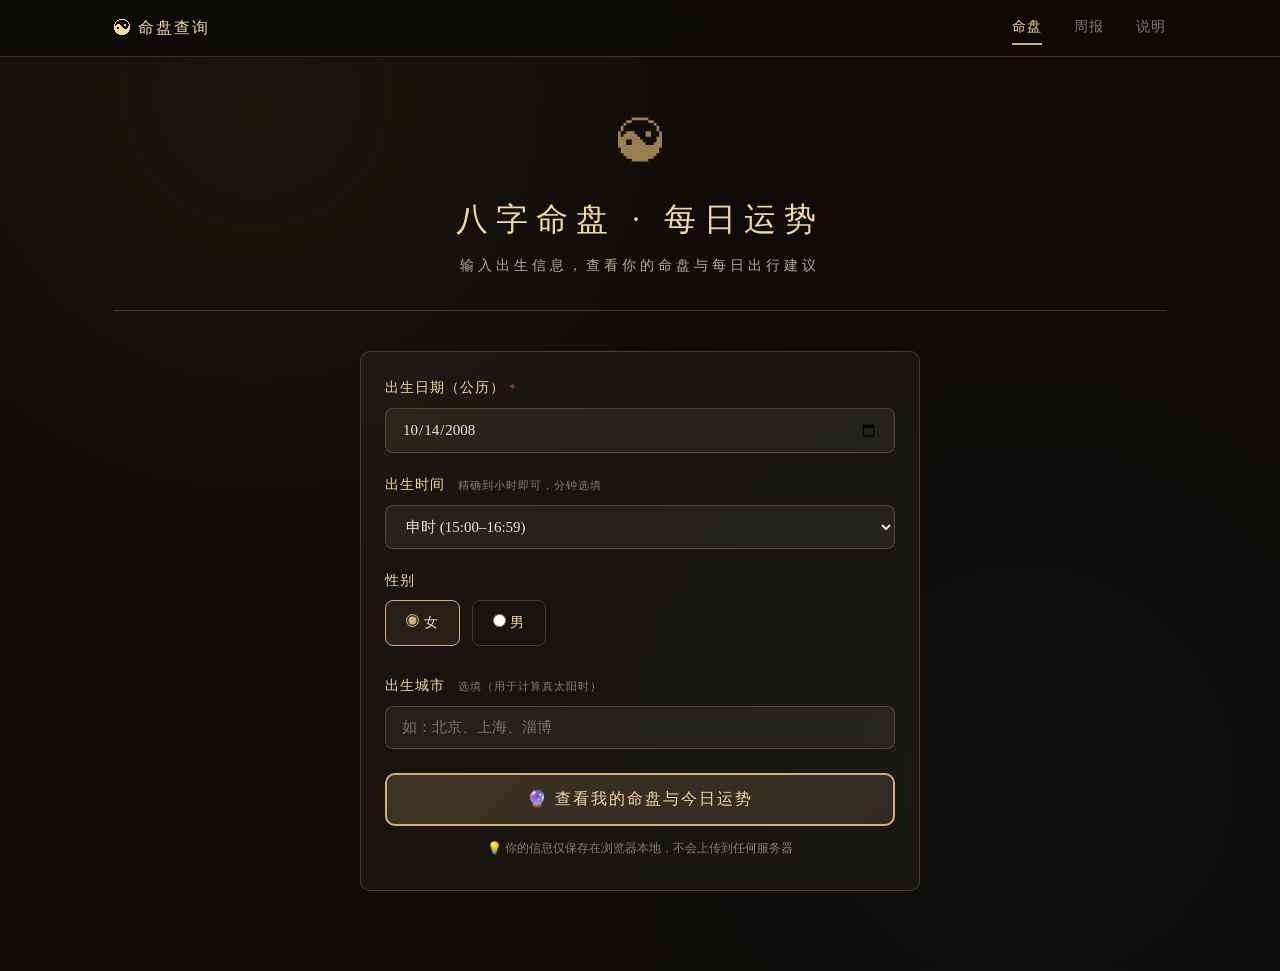
<file: index.html>
<!DOCTYPE html>
<html lang="zh-CN">
<head>
<meta charset="UTF-8" />
<meta name="viewport" content="width=device-width, initial-scale=1.0" />
<title>八字命盘 · 每日运势</title>
<link rel="stylesheet" href="style.css" />
</head>
<body>

<nav class="top-nav">
  <div class="nav-inner">
    <a href="index.html" class="nav-brand">☯ 命盘查询</a>
    <div class="nav-links">
      <a href="index.html" class="active">命盘</a>
      <a href="#" onclick="showSection('weekly')">周报</a>
      <a href="#" onclick="showSection('about')">说明</a>
    </div>
  </div>
</nav>

<div class="container">

  <!-- ============ FORM SECTION ============ -->
  <div id="section-form">
    <div class="header">
      <h1>八字命盘 · 每日运势</h1>
      <div class="subtitle">输入出生信息，查看你的命盘与每日出行建议</div>
    </div>

    <div class="card" style="max-width:560px;margin:0 auto;">
      <form id="birth-form" onsubmit="handleSubmit(event)">
        <div class="form-group">
          <label>出生日期（公历） <span class="required">*</span></label>
          <input type="date" id="birth-date" required value="2008-10-14" />
        </div>
        <div class="form-group">
          <label>出生时间 <span class="optional">精确到小时即可，分钟选填</span></label>
          <div style="display:flex;gap:8px;">
            <select id="birth-hour" style="flex:1;">
              <option value="0">子时 (23:00–00:59)</option>
              <option value="1">丑时 (01:00–02:59)</option>
              <option value="2">丑时 (01:00–02:59)</option>
              <option value="3">寅时 (03:00–04:59)</option>
              <option value="4">寅时 (03:00–04:59)</option>
              <option value="5">卯时 (05:00–06:59)</option>
              <option value="6">卯时 (05:00–06:59)</option>
              <option value="7">辰时 (07:00–08:59)</option>
              <option value="8">辰时 (07:00–08:59)</option>
              <option value="9">巳时 (09:00–10:59)</option>
              <option value="10">巳时 (09:00–10:59)</option>
              <option value="11">午时 (11:00–12:59)</option>
              <option value="12">午时 (11:00–12:59)</option>
              <option value="13">未时 (13:00–14:59)</option>
              <option value="14">未时 (13:00–14:59)</option>
              <option value="15">申时 (15:00–16:59)</option>
              <option value="16" selected>申时 (15:00–16:59)</option>
              <option value="17">酉时 (17:00–18:59)</option>
              <option value="18">酉时 (17:00–18:59)</option>
              <option value="19">戌时 (19:00–20:59)</option>
              <option value="20">戌时 (19:00–20:59)</option>
              <option value="21">亥时 (21:00–22:59)</option>
              <option value="22">亥时 (21:00–22:59)</option>
              <option value="23">子时 (23:00–00:59)</option>
            </select>
          </div>
        </div>
        <div class="form-group">
          <label>性别</label>
          <div style="display:flex;gap:12px;">
            <label class="radio-label"><input type="radio" name="gender" value="0" checked /> 女</label>
            <label class="radio-label"><input type="radio" name="gender" value="1" /> 男</label>
          </div>
        </div>
        <div class="form-group">
          <label>出生城市 <span class="optional">选填（用于计算真太阳时）</span></label>
          <input type="text" id="birth-place" placeholder="如：北京、上海、淄博" />
        </div>
        <button type="submit" class="btn-submit">🔮 查看我的命盘与今日运势</button>
      </form>
      <p style="text-align:center;font-size:12px;color:var(--ink-dim);margin-top:12px;">
        💡 你的信息仅保存在浏览器本地，不会上传到任何服务器
      </p>
    </div>
  </div>

  <!-- ============ BAZI RESULT SECTION ============ -->
  <div id="section-bazi" style="display:none;">
    <div class="header">
      <h1 id="bazi-title">八字命盘解析</h1>
      <div class="subtitle" id="bazi-pillars-text"></div>
      <div class="meta" id="bazi-meta"></div>
    </div>

    <div class="action-bar">
      <button class="btn-small" onclick="showSection('form')">← 重新输入</button>
      <button class="btn-small btn-accent" onclick="scrollToDaily()">📅 今日运势</button>
      <button class="btn-small" onclick="showSection('weekly')">📊 本周总览</button>
    </div>

    <!-- Four Pillars -->
    <div class="section">
      <div class="section-title">四柱排盘 <small>FOUR PILLARS</small></div>
      <div class="bazi-grid" id="bazi-grid"></div>
      <div class="elements" id="elements-grid"></div>
    </div>

    <!-- Pattern -->
    <div class="section">
      <div class="section-title">命格速览 <small>CORE PATTERN</small></div>
      <div class="card" id="pattern-card"></div>
    </div>

    <!-- Interactions -->
    <div class="section">
      <div class="section-title">刑冲合会 <small>INTERACTIONS</small></div>
      <div class="interaction-grid" id="interactions"></div>
    </div>

    <!-- Dayun -->
    <div class="section">
      <div class="section-title">大运流转 <small>DECADE FORTUNE</small></div>
      <div class="dayun-grid" id="dayun-grid"></div>
    </div>

    <!-- ============ DAILY FORTUNE ============ -->
    <div class="section" id="daily-fortune-section">
      <div class="section-title">今日运势与出行建议 <small>TODAY'S FORTUNE</small></div>
      <div id="daily-fortune-content"></div>
    </div>

    <div class="disclaimer">
      ⚠️ 以上为传统命理体系的简化解读，仅供参考。本工具为纯前端计算，不构成专业建议。
    </div>
  </div>

  <!-- ============ WEEKLY SECTION ============ -->
  <div id="section-weekly" style="display:none;">
    <div class="header">
      <h1>本周运势总览</h1>
      <div class="subtitle" id="weekly-date-range"></div>
    </div>
    <div class="action-bar">
      <button class="btn-small" onclick="showSection('bazi')">← 返回命盘</button>
    </div>
    <div id="weekly-content"></div>
    <div class="disclaimer">
      ⚠️ 以上为传统命理体系的简化解读，仅供参考。
    </div>
  </div>

  <!-- ============ ABOUT SECTION ============ -->
  <div id="section-about" style="display:none;">
    <div class="header">
      <h1>使用说明</h1>
      <div class="subtitle">ABOUT THIS TOOL</div>
    </div>
    <div class="card">
      <h3>📋 如何使用</h3>
      <p>1. 输入你的公历出生日期（年/月/日）</p>
      <p>2. 选择出生时辰（精确到小时即可，分钟可不填）</p>
      <p>3. 选择性别，可选填出生城市</p>
      <p>4. 点击"查看命盘"，即可看到你的八字四柱、五行分布、大运流转</p>
      <p>5. 向下滚动查看<strong style="color:var(--gold-bright)">今日运势与出行建议</strong></p>
      <p>6. 切换"周报"tab 查看未来7天的运势预览</p>
    </div>
    <div class="card">
      <h3>🔒 隐私说明</h3>
      <p>所有计算均在浏览器本地完成，出生信息存储在 localStorage 中，<strong style="color:var(--gold-bright)">不会上传到任何服务器</strong>。清除浏览器缓存即可删除所有数据。</p>
    </div>
    <div class="card">
      <h3>⚠️ 免责声明</h3>
      <p>本工具为传统命理体系的娱乐性参考，八字排盘通过客户端 JS 近似计算（节气日期为简化近似，不保证与专业排盘软件完全一致）。所有出行建议、运势分析仅供参考，不构成医疗、法律、财务或专业投资建议。</p>
    </div>
    <div class="disclaimer">
      ⚠️ 以上为玄学体系的传统解读与象征推演，仅供参考。命理是参考，不是定数。
    </div>
  </div>

</div>

<script src="bazi-calc.js"></script>
<script src="fortune.js"></script>
<script src="main.js"></script>
</body>
</html>
</file>
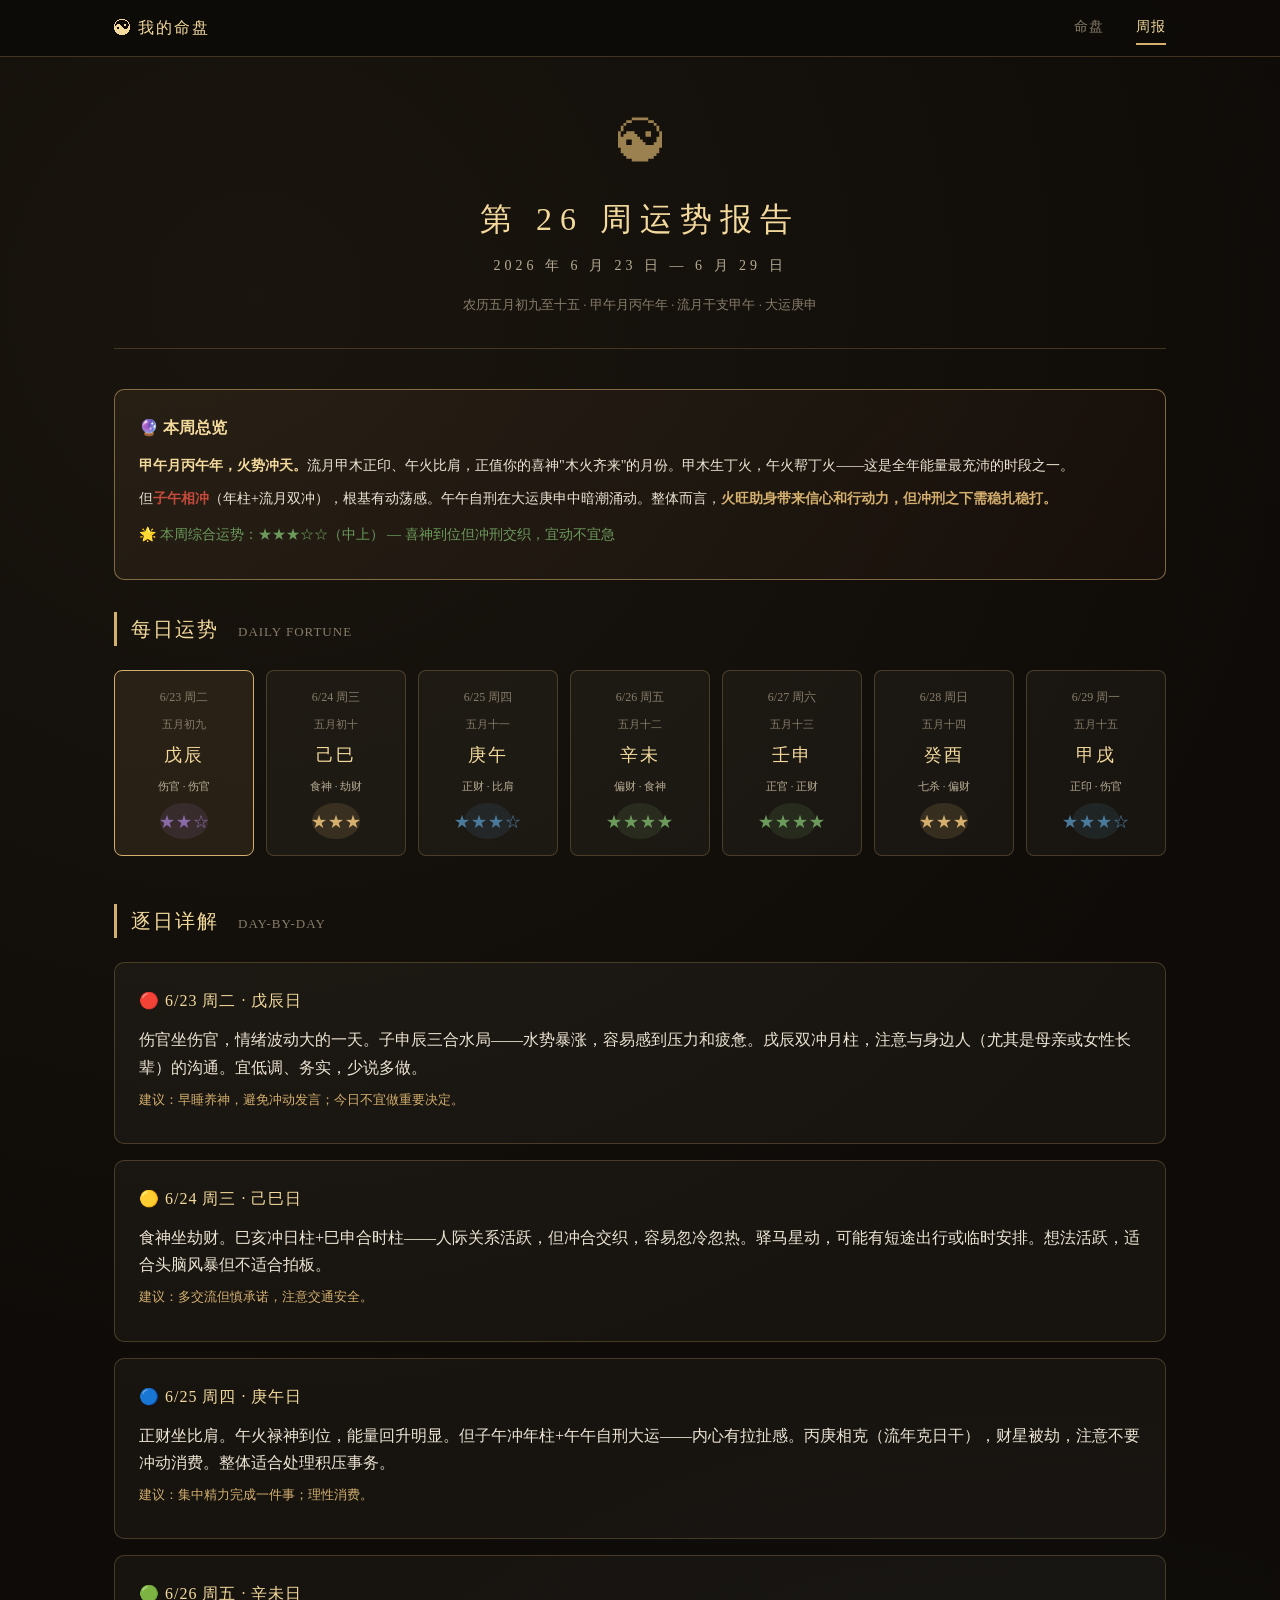
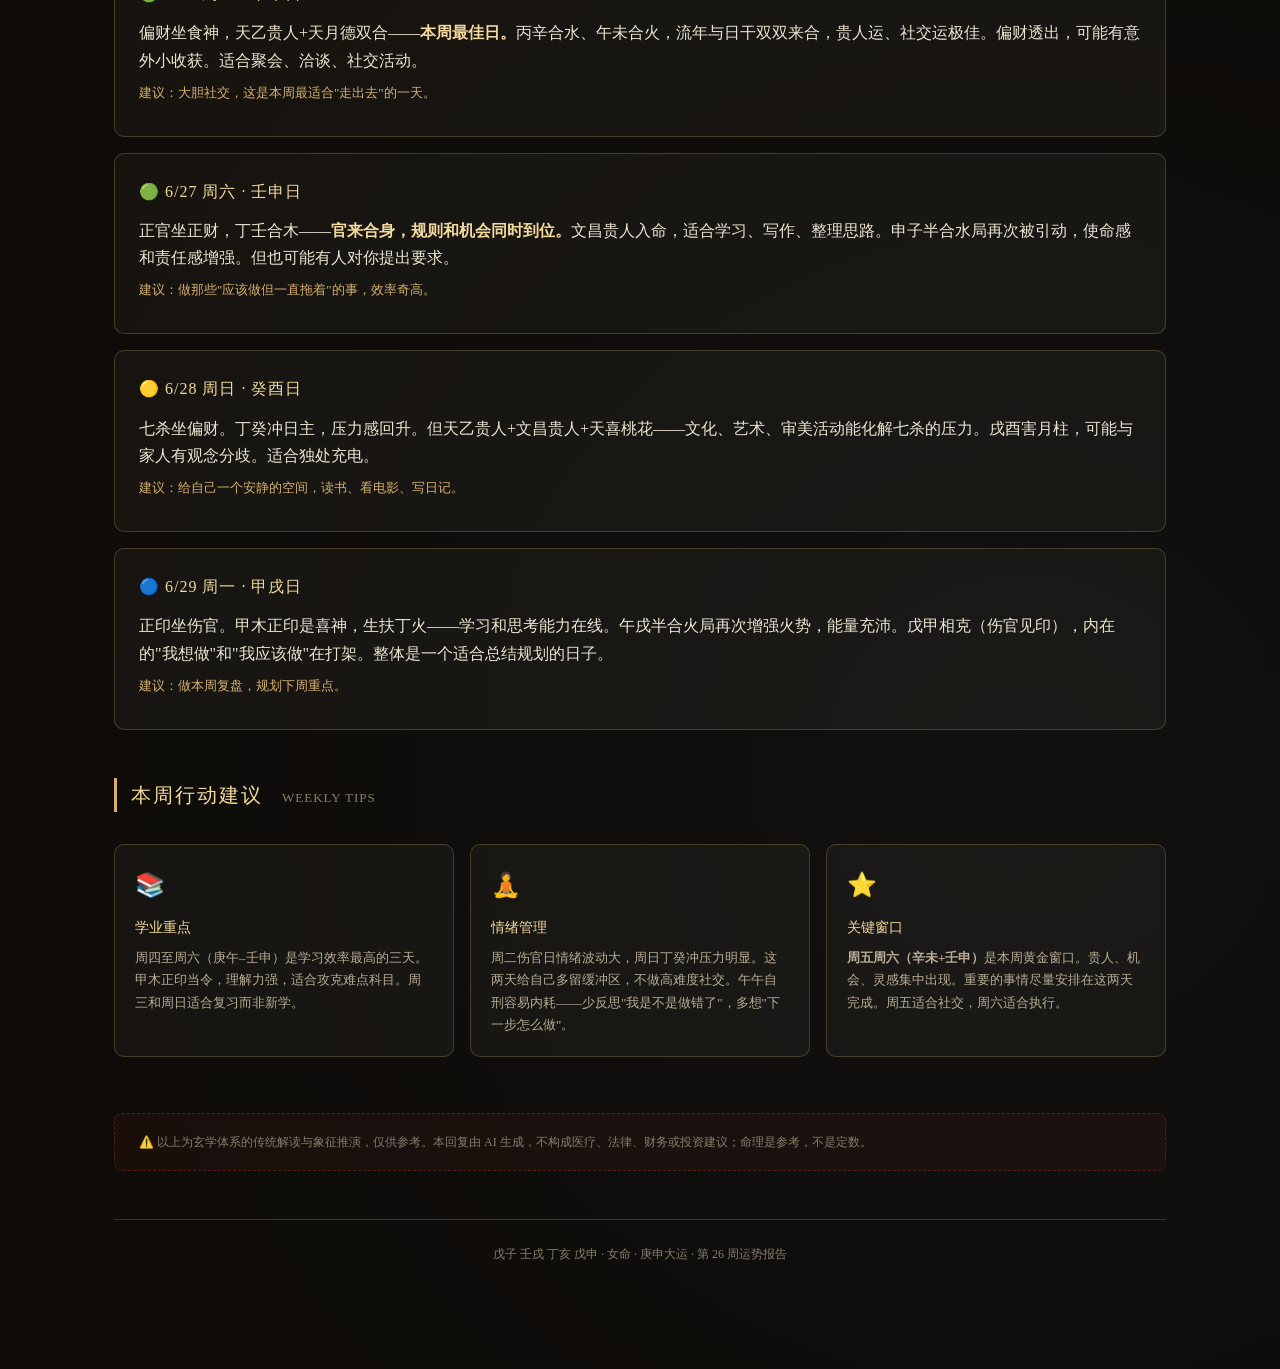
<file: 2026-W26.html>
<!DOCTYPE html>
<html lang="zh-CN">
<head>
<meta charset="UTF-8" />
<meta name="viewport" content="width=device-width, initial-scale=1.0" />
<title>第 26 周运势 · 2026.06.23–06.29</title>
<link rel="stylesheet" href="style.css" />
</head>
<body>
<nav class="top-nav">
  <div class="nav-inner">
    <a href="index.html" class="nav-brand">☯ 我的命盘</a>
    <div class="nav-links">
      <a href="index.html">命盘</a>
      <a href="weekly.html" class="active">周报</a>
    </div>
  </div>
</nav>

<div class="container">

  <div class="header">
    <h1>第 26 周运势报告</h1>
    <div class="subtitle">2026 年 6 月 23 日 — 6 月 29 日</div>
    <div class="meta">
      农历五月初九至十五 · 甲午月丙午年 · 流月干支甲午 · 大运庚申
    </div>
  </div>

  <!-- Week Summary -->
  <div class="week-summary">
    <h3>🔮 本周总览</h3>
    <p><strong style="color: var(--gold-bright)">甲午月丙午年，火势冲天。</strong>流月甲木正印、午火比肩，正值你的喜神"木火齐来"的月份。甲木生丁火，午火帮丁火——这是全年能量最充沛的时段之一。</p>
    <p>但<strong style="color: var(--red)">子午相冲</strong>（年柱+流月双冲），根基有动荡感。午午自刑在大运庚申中暗潮涌动。整体而言，<strong style="color: var(--gold)">火旺助身带来信心和行动力，但冲刑之下需稳扎稳打。</strong></p>
    <p style="color: var(--green); font-size: 14px; margin-top: 10px;">🌟 本周综合运势：★★★☆☆（中上） — 喜神到位但冲刑交织，宜动不宜急</p>
  </div>

  <!-- Daily Cards -->
  <div class="section">
    <div class="section-title">每日运势 <small>DAILY FORTUNE</small></div>
    <div class="day-cards seven">
      <!-- 周二 6/23 戊辰 -->
      <div class="day-card today">
        <div class="dc-date">6/23 周二</div>
        <div class="dc-weekday">五月初九</div>
        <div class="dc-pillar">戊辰</div>
        <div class="dc-ten">伤官 · 伤官</div>
        <div class="dc-score caution">★★☆</div>
      </div>
      <!-- 周三 6/24 己巳 -->
      <div class="day-card">
        <div class="dc-date">6/24 周三</div>
        <div class="dc-weekday">五月初十</div>
        <div class="dc-pillar">己巳</div>
        <div class="dc-ten">食神 · 劫财</div>
        <div class="dc-score fair">★★★</div>
      </div>
      <!-- 周四 6/25 庚午 -->
      <div class="day-card">
        <div class="dc-date">6/25 周四</div>
        <div class="dc-weekday">五月十一</div>
        <div class="dc-pillar">庚午</div>
        <div class="dc-ten">正财 · 比肩</div>
        <div class="dc-score good">★★★☆</div>
      </div>
      <!-- 周五 6/26 辛未 -->
      <div class="day-card">
        <div class="dc-date">6/26 周五</div>
        <div class="dc-weekday">五月十二</div>
        <div class="dc-pillar">辛未</div>
        <div class="dc-ten">偏财 · 食神</div>
        <div class="dc-score great">★★★★</div>
      </div>
      <!-- 周六 6/27 壬申 -->
      <div class="day-card">
        <div class="dc-date">6/27 周六</div>
        <div class="dc-weekday">五月十三</div>
        <div class="dc-pillar">壬申</div>
        <div class="dc-ten">正官 · 正财</div>
        <div class="dc-score great">★★★★</div>
      </div>
      <!-- 周日 6/28 癸酉 -->
      <div class="day-card">
        <div class="dc-date">6/28 周日</div>
        <div class="dc-weekday">五月十四</div>
        <div class="dc-pillar">癸酉</div>
        <div class="dc-ten">七杀 · 偏财</div>
        <div class="dc-score fair">★★★</div>
      </div>
      <!-- 周一 6/29 甲戌 -->
      <div class="day-card">
        <div class="dc-date">6/29 周一</div>
        <div class="dc-weekday">五月十五</div>
        <div class="dc-pillar">甲戌</div>
        <div class="dc-ten">正印 · 伤官</div>
        <div class="dc-score good">★★★☆</div>
      </div>
    </div>
  </div>

  <!-- Day-by-day -->
  <div class="section">
    <div class="section-title">逐日详解 <small>DAY-BY-DAY</small></div>

    <div class="card">
      <h3>🔴 6/23 周二 · 戊辰日</h3>
      <p>伤官坐伤官，情绪波动大的一天。子申辰三合水局——水势暴涨，容易感到压力和疲惫。戌辰双冲月柱，注意与身边人（尤其是母亲或女性长辈）的沟通。宜低调、务实，少说多做。</p>
      <p style="color: var(--gold); font-size: 13px;">建议：早睡养神，避免冲动发言；今日不宜做重要决定。</p>
    </div>

    <div class="card">
      <h3>🟡 6/24 周三 · 己巳日</h3>
      <p>食神坐劫财。巳亥冲日柱+巳申合时柱——人际关系活跃，但冲合交织，容易忽冷忽热。驿马星动，可能有短途出行或临时安排。想法活跃，适合头脑风暴但不适合拍板。</p>
      <p style="color: var(--gold); font-size: 13px;">建议：多交流但慎承诺，注意交通安全。</p>
    </div>

    <div class="card">
      <h3>🔵 6/25 周四 · 庚午日</h3>
      <p>正财坐比肩。午火禄神到位，能量回升明显。但子午冲年柱+午午自刑大运——内心有拉扯感。丙庚相克（流年克日干），财星被劫，注意不要冲动消费。整体适合处理积压事务。</p>
      <p style="color: var(--gold); font-size: 13px;">建议：集中精力完成一件事；理性消费。</p>
    </div>

    <div class="card">
      <h3>🟢 6/26 周五 · 辛未日</h3>
      <p>偏财坐食神，天乙贵人+天月德双合——<strong style="color: var(--gold-bright)">本周最佳日。</strong>丙辛合水、午未合火，流年与日干双双来合，贵人运、社交运极佳。偏财透出，可能有意外小收获。适合聚会、洽谈、社交活动。</p>
      <p style="color: var(--gold); font-size: 13px;">建议：大胆社交，这是本周最适合"走出去"的一天。</p>
    </div>

    <div class="card">
      <h3>🟢 6/27 周六 · 壬申日</h3>
      <p>正官坐正财，丁壬合木——<strong style="color: var(--gold-bright)">官来合身，规则和机会同时到位。</strong>文昌贵人入命，适合学习、写作、整理思路。申子半合水局再次被引动，使命感和责任感增强。但也可能有人对你提出要求。</p>
      <p style="color: var(--gold); font-size: 13px;">建议：做那些"应该做但一直拖着"的事，效率奇高。</p>
    </div>

    <div class="card">
      <h3>🟡 6/28 周日 · 癸酉日</h3>
      <p>七杀坐偏财。丁癸冲日主，压力感回升。但天乙贵人+文昌贵人+天喜桃花——文化、艺术、审美活动能化解七杀的压力。戌酉害月柱，可能与家人有观念分歧。适合独处充电。</p>
      <p style="color: var(--gold); font-size: 13px;">建议：给自己一个安静的空间，读书、看电影、写日记。</p>
    </div>

    <div class="card">
      <h3>🔵 6/29 周一 · 甲戌日</h3>
      <p>正印坐伤官。甲木正印是喜神，生扶丁火——学习和思考能力在线。午戌半合火局再次增强火势，能量充沛。戊甲相克（伤官见印），内在的"我想做"和"我应该做"在打架。整体是一个适合总结规划的日子。</p>
      <p style="color: var(--gold); font-size: 13px;">建议：做本周复盘，规划下周重点。</p>
    </div>
  </div>

  <!-- Weekly Suggestions -->
  <div class="section">
    <div class="section-title">本周行动建议 <small>WEEKLY TIPS</small></div>
    <div class="suggestion-cards">
      <div class="sug-card">
        <div class="sug-icon">📚</div>
        <h4>学业重点</h4>
        <p>周四至周六（庚午–壬申）是学习效率最高的三天。甲木正印当令，理解力强，适合攻克难点科目。周三和周日适合复习而非新学。</p>
      </div>
      <div class="sug-card">
        <div class="sug-icon">🧘</div>
        <h4>情绪管理</h4>
        <p>周二伤官日情绪波动大，周日丁癸冲压力明显。这两天给自己多留缓冲区，不做高难度社交。午午自刑容易内耗——少反思"我是不是做错了"，多想"下一步怎么做"。</p>
      </div>
      <div class="sug-card">
        <div class="sug-icon">⭐</div>
        <h4>关键窗口</h4>
        <p><strong>周五周六（辛未+壬申）</strong>是本周黄金窗口。贵人、机会、灵感集中出现。重要的事情尽量安排在这两天完成。周五适合社交，周六适合执行。</p>
      </div>
    </div>
  </div>

  <div class="disclaimer">
    ⚠️ 以上为玄学体系的传统解读与象征推演，仅供参考。本回复由 AI 生成，不构成医疗、法律、财务或投资建议；命理是参考，不是定数。
  </div>

  <div class="footer">
    戊子 壬戌 丁亥 戊申 · 女命 · 庚申大运 · 第 26 周运势报告
  </div>
</div>
<script src="main.js"></script>
</body>
</html>
</file>
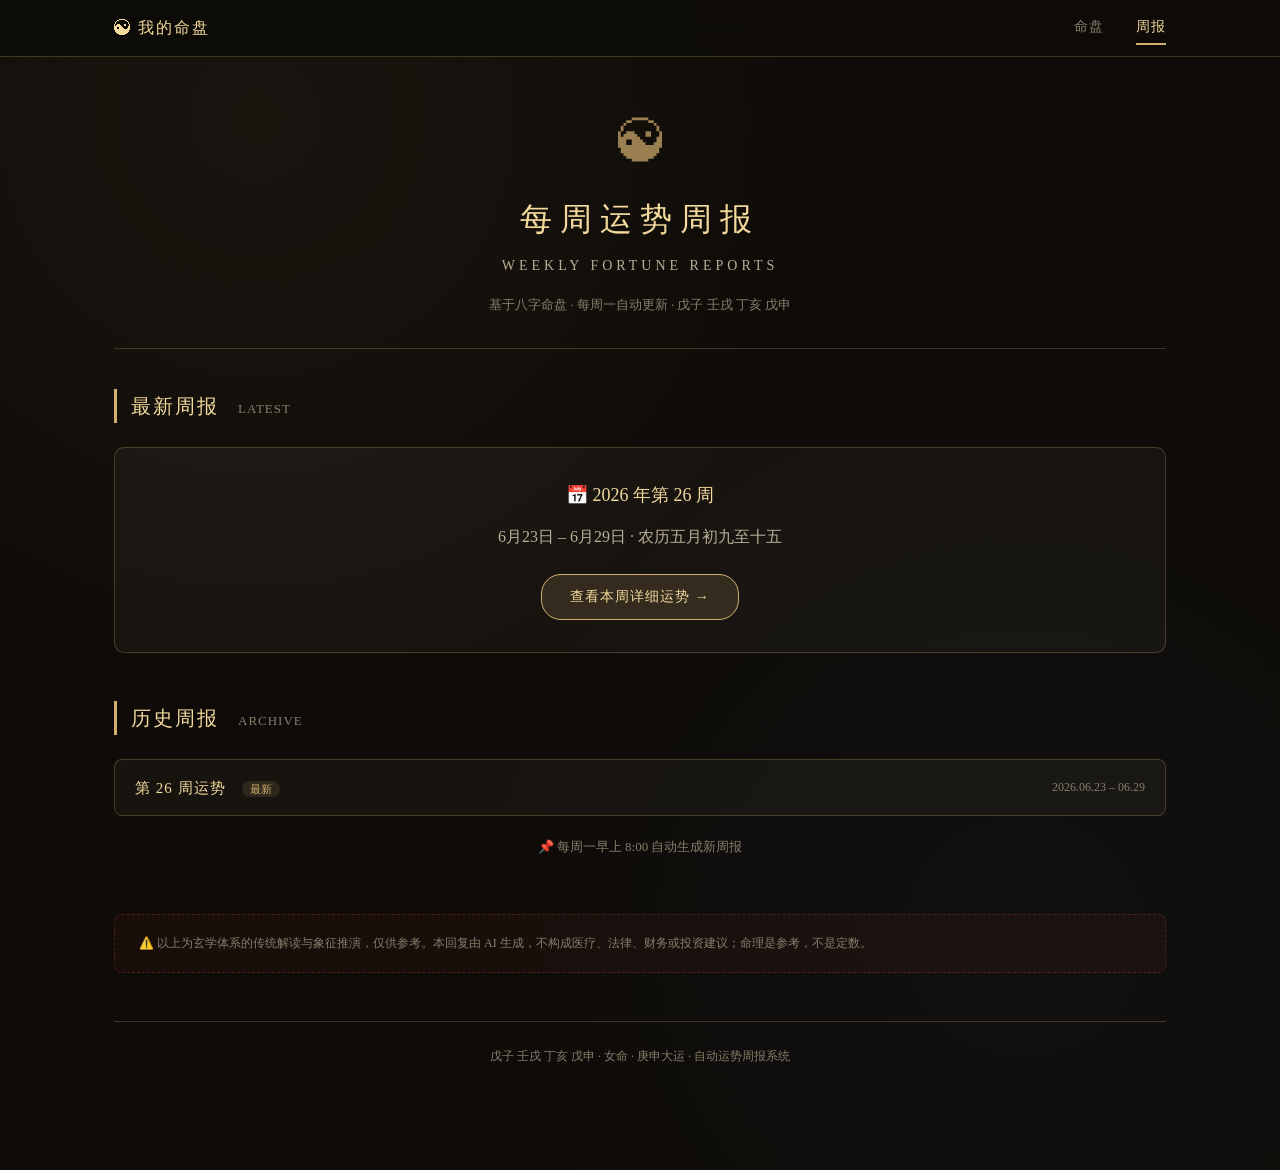
<file: weekly.html>
<!DOCTYPE html>
<html lang="zh-CN">
<head>
<meta charset="UTF-8" />
<meta name="viewport" content="width=device-width, initial-scale=1.0" />
<title>周报存档 · 我的八字运势</title>
<link rel="stylesheet" href="style.css" />
</head>
<body>
<nav class="top-nav">
  <div class="nav-inner">
    <a href="index.html" class="nav-brand">☯ 我的命盘</a>
    <div class="nav-links">
      <a href="index.html">命盘</a>
      <a href="weekly.html" class="active">周报</a>
    </div>
  </div>
</nav>

<div class="container">
  <div class="header">
    <h1>每周运势周报</h1>
    <div class="subtitle">WEEKLY FORTUNE REPORTS</div>
    <div class="meta">基于八字命盘 · 每周一自动更新 · 戊子 壬戌 丁亥 戊申</div>
  </div>

  <div class="section">
    <div class="section-title">最新周报 <small>LATEST</small></div>
    <div class="card" style="text-align: center; padding: 32px;">
      <p style="font-size: 18px; color: var(--gold-bright); margin-bottom: 12px;">📅 2026 年第 26 周</p>
      <p style="color: var(--ink-soft); margin-bottom: 24px;">6月23日 – 6月29日 · 农历五月初九至十五</p>
      <a href="2026-W26.html" class="btn-primary">查看本周详细运势 →</a>
    </div>
  </div>

  <div class="section">
    <div class="section-title">历史周报 <small>ARCHIVE</small></div>
    <ul class="archive-list">
      <li>
        <div>
          <a href="2026-W26.html">第 26 周运势</a>
          <span class="archive-tag" style="margin-left: 12px;">最新</span>
        </div>
        <span class="archive-date">2026.06.23 – 06.29</span>
      </li>
    </ul>
    <p style="text-align: center; color: var(--ink-dim); font-size: 13px; margin-top: 20px;">📌 每周一早上 8:00 自动生成新周报</p>
  </div>

  <div class="disclaimer">
    ⚠️ 以上为玄学体系的传统解读与象征推演，仅供参考。本回复由 AI 生成，不构成医疗、法律、财务或投资建议；命理是参考，不是定数。
  </div>

  <div class="footer">
    戊子 壬戌 丁亥 戊申 · 女命 · 庚申大运 · 自动运势周报系统
  </div>
</div>
<script src="main.js"></script>
</body>
</html>
</file>
<file: style.css>
:root {
  --bg: #0e0b08;
  --bg-card: rgba(255, 248, 230, 0.04);
  --bg-card-hover: rgba(255, 248, 230, 0.08);
  --border: rgba(212, 175, 110, 0.25);
  --border-strong: rgba(212, 175, 110, 0.55);
  --gold: #d4af6e;
  --gold-bright: #f3d99c;
  --ink: #ece4d3;
  --ink-soft: #b8ad95;
  --ink-dim: #877d6a;
  --red: #c44a3c;
  --green: #6b9a5c;
  --blue: #4a7a9c;
  --purple: #8a6aa8;
}
* { box-sizing: border-box; margin: 0; padding: 0; }
html, body {
  background: var(--bg);
  color: var(--ink);
  font-family: "PingFang SC", "Hiragino Sans GB", "Microsoft YaHei", "STSong", serif;
  line-height: 1.7;
  min-height: 100vh;
  background-image:
    radial-gradient(circle at 20% 10%, rgba(212, 175, 110, 0.06), transparent 40%),
    radial-gradient(circle at 80% 80%, rgba(74, 122, 156, 0.05), transparent 40%);
}

/* Navigation */
.top-nav {
  position: sticky;
  top: 0;
  z-index: 100;
  background: rgba(14, 11, 8, 0.92);
  backdrop-filter: blur(12px);
  border-bottom: 1px solid var(--border);
}
.nav-inner {
  max-width: 1100px;
  margin: 0 auto;
  padding: 0 24px;
  display: flex;
  align-items: center;
  justify-content: space-between;
  height: 56px;
}
.nav-brand {
  color: var(--gold-bright);
  font-size: 16px;
  letter-spacing: 2px;
  text-decoration: none;
  font-weight: 500;
}
.nav-links { display: flex; gap: 32px; }
.nav-links a {
  color: var(--ink-dim);
  text-decoration: none;
  font-size: 14px;
  letter-spacing: 1px;
  padding: 4px 0;
  border-bottom: 2px solid transparent;
  transition: all 0.2s;
}
.nav-links a:hover { color: var(--ink); }
.nav-links a.active { color: var(--gold-bright); border-bottom-color: var(--gold); }

.container { max-width: 1100px; margin: 0 auto; padding: 48px 24px 80px; }

/* Header */
.header {
  text-align: center;
  padding-bottom: 32px;
  border-bottom: 1px solid var(--border);
  margin-bottom: 40px;
}
.header::before {
  content: "☯"; display: block; font-size: 44px;
  color: var(--gold); margin-bottom: 12px; opacity: 0.7;
}
.header h1 { font-size: 32px; font-weight: 500; letter-spacing: 8px; color: var(--gold-bright); margin-bottom: 8px; }
.header .subtitle { color: var(--ink-soft); font-size: 14px; letter-spacing: 4px; }
.header .meta { margin-top: 16px; font-size: 13px; color: var(--ink-dim); }
.header .meta a { color: var(--gold); text-decoration: none; }

.section { margin-bottom: 48px; }
.section-title {
  font-size: 20px; color: var(--gold-bright); font-weight: 500;
  margin-bottom: 24px; padding-left: 14px; border-left: 3px solid var(--gold); letter-spacing: 2px;
}
.section-title small { font-size: 13px; color: var(--ink-dim); margin-left: 12px; letter-spacing: 1px; font-weight: normal; }

/* Bazi grid */
.bazi-grid { display: grid; grid-template-columns: repeat(4, 1fr); gap: 16px; margin-bottom: 24px; }
.pillar {
  background: var(--bg-card); border: 1px solid var(--border);
  border-radius: 8px; padding: 18px 12px; text-align: center; transition: all 0.3s; position: relative;
}
.pillar:hover { background: var(--bg-card-hover); border-color: var(--border-strong); transform: translateY(-2px); }
.pillar.day { border-color: var(--gold); background: rgba(212, 175, 110, 0.08); }
.pillar.day::after {
  content: "日主"; position: absolute; top: -10px; left: 50%; transform: translateX(-50%);
  background: var(--gold); color: #0e0b08; font-size: 11px; padding: 2px 10px; border-radius: 10px; letter-spacing: 1px;
}
.pillar-label { font-size: 12px; color: var(--ink-dim); letter-spacing: 2px; margin-bottom: 12px; }
.pillar-stem, .pillar-branch { font-size: 30px; font-weight: 500; color: var(--gold-bright); margin: 4px 0; line-height: 1.2; }
.pillar-tag { display: inline-block; font-size: 11px; color: var(--ink-soft); margin: 2px 1px; padding: 1px 6px; border-radius: 8px; background: rgba(255, 248, 230, 0.05); }
.pillar-meta { font-size: 11px; color: var(--ink-dim); margin-top: 10px; padding-top: 10px; border-top: 1px dashed var(--border); }
.hidden-stems { margin-top: 8px; font-size: 11px; color: var(--ink-soft); line-height: 1.5; }

/* Elements */
.elements { display: grid; grid-template-columns: repeat(5, 1fr); gap: 12px; margin-top: 20px; }
.element-cell { text-align: center; padding: 14px 8px; border-radius: 6px; border: 1px solid var(--border); background: var(--bg-card); }
.element-cell .el-name { font-size: 13px; color: var(--ink-soft); margin-bottom: 6px; letter-spacing: 1px; }
.element-cell .el-count { font-size: 22px; font-weight: 500; }
.el-wood { color: #6b9a5c; } .el-fire { color: #c44a3c; } .el-earth { color: #c69b5e; } .el-metal { color: #b0a89a; } .el-water { color: #4a7a9c; }

/* Cards */
.card {
  background: var(--bg-card); border: 1px solid var(--border); border-radius: 10px; padding: 24px; margin-bottom: 16px;
}
.card h3 { font-size: 16px; color: var(--gold-bright); margin-bottom: 12px; letter-spacing: 1px; font-weight: 500; }
.card p { color: var(--ink); margin-bottom: 8px; }
.card .lead {
  font-size: 15px; color: var(--gold); border-left: 2px solid var(--gold); padding-left: 12px; margin: 12px 0; font-style: normal;
}

/* Domain grid */
.domain-grid { display: grid; grid-template-columns: repeat(2, 1fr); gap: 16px; }
.domain {
  background: var(--bg-card); border: 1px solid var(--border); border-radius: 10px; padding: 20px; transition: all 0.3s;
}
.domain:hover { background: var(--bg-card-hover); border-color: var(--border-strong); }
.domain h4 { font-size: 15px; margin-bottom: 10px; display: flex; align-items: center; gap: 8px; color: var(--gold-bright); font-weight: 500; }
.domain p { font-size: 14px; color: var(--ink-soft); line-height: 1.7; }

/* Interaction */
.interaction-grid { display: grid; grid-template-columns: repeat(2, 1fr); gap: 12px; }
.interaction-item {
  padding: 10px 14px; border-radius: 6px; border: 1px solid var(--border); background: var(--bg-card); font-size: 13px; color: var(--ink-soft);
}
.interaction-item .ilabel { font-size: 11px; color: var(--ink-dim); margin-right: 8px; font-weight: 500; }
.interaction-item.he { border-left: 3px solid var(--green); }
.interaction-item.chong { border-left: 3px solid var(--red); }
.interaction-item.hai { border-left: 3px solid var(--purple); }
.interaction-item.ke { border-left: 3px solid var(--blue); }

/* Dayun */
.dayun-grid { display: grid; grid-template-columns: repeat(5, 1fr); gap: 8px; }
.dayun-cell {
  text-align: center; padding: 12px 6px; border-radius: 6px; border: 1px solid var(--border);
  background: var(--bg-card); font-size: 12px; color: var(--ink-soft);
}
.dayun-cell.current { border-color: var(--gold); background: rgba(212, 175, 110, 0.12); color: var(--gold-bright); }
.dayun-cell .dy-pillar { font-size: 17px; color: var(--gold-bright); margin-bottom: 4px; letter-spacing: 2px; }
.dayun-cell.current .dy-pillar { color: var(--gold); }
.dayun-cell .dy-age { color: var(--ink-dim); font-size: 11px; }

/* Timeline */
.timeline { position: relative; padding-left: 28px; }
.timeline::before { content: ""; position: absolute; left: 8px; top: 6px; bottom: 6px; width: 1px; background: var(--border); }
.timeline-item {
  position: relative; margin-bottom: 18px; padding: 12px 16px;
  background: var(--bg-card); border: 1px solid var(--border); border-radius: 8px;
}
.timeline-item::before {
  content: ""; position: absolute; left: -24px; top: 18px; width: 9px; height: 9px; border-radius: 50%;
  background: var(--gold); box-shadow: 0 0 0 3px rgba(212, 175, 110, 0.2);
}
.timeline-item.hot::before { background: var(--red); box-shadow: 0 0 0 3px rgba(196, 74, 60, 0.25); }
.timeline-item.good::before { background: var(--green); box-shadow: 0 0 0 3px rgba(107, 154, 92, 0.25); }
.timeline-item.warn::before { background: var(--purple); box-shadow: 0 0 0 3px rgba(138, 106, 168, 0.25); }
.timeline-month { font-size: 13px; color: var(--gold); letter-spacing: 1px; margin-bottom: 4px; }
.timeline-pillar { font-size: 15px; color: var(--gold-bright); margin-bottom: 4px; }
.timeline-tag { display: inline-block; font-size: 11px; padding: 1px 8px; border-radius: 10px; margin-right: 6px; background: rgba(212, 175, 110, 0.12); color: var(--gold); }
.timeline-tag.hot { background: rgba(196, 74, 60, 0.18); color: #e87a6c; }
.timeline-tag.good { background: rgba(107, 154, 92, 0.18); color: #94c283; }
.timeline-tag.warn { background: rgba(138, 106, 168, 0.18); color: #b496d4; }
.timeline-desc { font-size: 13px; color: var(--ink-soft); margin-top: 4px; }

/* Weekly specific */
.week-header {
  text-align: center; padding: 24px; border-radius: 10px;
  background: var(--bg-card); border: 1px solid var(--border); margin-bottom: 32px;
}
.week-header .week-range { font-size: 24px; color: var(--gold-bright); letter-spacing: 2px; margin-bottom: 8px; }
.week-header .week-stream { font-size: 14px; color: var(--ink-soft); }
.week-header .week-lunar { font-size: 13px; color: var(--ink-dim); margin-top: 4px; }

.week-summary {
  background: linear-gradient(135deg, rgba(212, 175, 110, 0.08), rgba(196, 74, 60, 0.04));
  border: 1px solid var(--border-strong); border-radius: 10px; padding: 24px; margin-bottom: 32px;
}
.week-summary h3 { font-size: 16px; color: var(--gold-bright); margin-bottom: 12px; }
.week-summary p { color: var(--ink); margin-bottom: 8px; font-size: 14px; line-height: 1.8; }

.day-cards { display: grid; grid-template-columns: repeat(4, 1fr); gap: 12px; }
.day-cards.seven { grid-template-columns: repeat(7, 1fr); }
.day-card {
  background: var(--bg-card); border: 1px solid var(--border); border-radius: 8px; padding: 16px 12px;
  text-align: center; transition: all 0.3s;
}
.day-card:hover { background: var(--bg-card-hover); border-color: var(--border-strong); }
.day-card.today { border-color: var(--gold); background: rgba(212, 175, 110, 0.1); }
.day-card .dc-date { font-size: 12px; color: var(--ink-dim); margin-bottom: 8px; }
.day-card .dc-weekday { font-size: 11px; color: var(--ink-dim); margin-bottom: 6px; }
.day-card .dc-pillar { font-size: 18px; color: var(--gold-bright); letter-spacing: 2px; margin-bottom: 6px; }
.day-card .dc-ten { font-size: 11px; color: var(--ink-soft); margin-bottom: 8px; }
.day-card .dc-score {
  display: inline-flex; align-items: center; justify-content: center;
  width: 36px; height: 36px; border-radius: 50%; font-size: 16px; font-weight: 500;
}
.dc-score {
  display: inline-flex; align-items: center; justify-content: center;
  min-width: 48px; height: 36px; border-radius: 18px; font-size: 12px; font-weight: 500;
  letter-spacing: 1px;
  padding: 0 10px;
}
.dc-score.great { background: rgba(107, 154, 92, 0.15); color: var(--green); }
.dc-score.good { background: rgba(74, 122, 156, 0.15); color: var(--blue); }
.dc-score.fair { background: rgba(212, 175, 110, 0.15); color: var(--gold); }
.dc-score.caution { background: rgba(138, 106, 168, 0.15); color: var(--purple); }

.suggestion-cards { display: grid; grid-template-columns: repeat(3, 1fr); gap: 16px; margin-top: 32px; }
.sug-card {
  background: var(--bg-card); border: 1px solid var(--border); border-radius: 10px; padding: 20px;
}
.sug-card .sug-icon { font-size: 24px; margin-bottom: 10px; }
.sug-card h4 { font-size: 14px; color: var(--gold-bright); margin-bottom: 8px; font-weight: 500; }
.sug-card p { font-size: 13px; color: var(--ink-soft); line-height: 1.7; }

.btn-primary {
  display: inline-block; padding: 10px 28px; background: rgba(212, 175, 110, 0.15);
  border: 1px solid var(--gold); border-radius: 20px; color: var(--gold-bright);
  text-decoration: none; letter-spacing: 1px; font-size: 14px; transition: all 0.2s;
}
.btn-primary:hover { background: rgba(212, 175, 110, 0.25); }

/* Archive list */
.archive-list { list-style: none; }
.archive-list li {
  padding: 14px 20px; border: 1px solid var(--border); border-radius: 8px; margin-bottom: 10px;
  background: var(--bg-card); display: flex; justify-content: space-between; align-items: center; transition: all 0.3s;
}
.archive-list li:hover { background: var(--bg-card-hover); border-color: var(--border-strong); }
.archive-list li a { color: var(--gold-bright); text-decoration: none; font-size: 15px; letter-spacing: 1px; }
.archive-list li .archive-date { font-size: 12px; color: var(--ink-dim); }
.archive-list li .archive-tag { font-size: 11px; padding: 2px 8px; border-radius: 10px; background: rgba(212, 175, 110, 0.12); color: var(--gold); }

.pattern-badge { display: inline-block; padding: 4px 14px; background: rgba(212, 175, 110, 0.15); border: 1px solid var(--gold); border-radius: 20px; font-size: 12px; color: var(--gold-bright); letter-spacing: 1px; margin-right: 8px; }

.disclaimer {
  margin-top: 56px; padding: 18px 24px; border-radius: 8px;
  background: rgba(196, 74, 60, 0.06); border: 1px dashed rgba(196, 74, 60, 0.3);
  font-size: 12px; color: var(--ink-dim); line-height: 1.7;
}

/* Footer */
.footer {
  text-align: center; padding: 24px; border-top: 1px solid var(--border); margin-top: 48px;
  font-size: 12px; color: var(--ink-dim);
}

/* ====== FORM STYLES ====== */
.form-group { margin-bottom: 20px; }
.form-group label {
  display: block; font-size: 14px; color: var(--gold-bright); margin-bottom: 8px;
  letter-spacing: 1px;
}
.form-group .required { color: var(--red); font-size: 12px; }
.form-group .optional { color: var(--ink-dim); font-size: 11px; margin-left: 8px; }
.form-group input[type="date"],
.form-group input[type="text"],
.form-group select {
  width: 100%; padding: 12px 16px;
  background: rgba(255, 248, 230, 0.06);
  border: 1px solid var(--border);
  border-radius: 8px;
  color: var(--ink);
  font-size: 15px;
  font-family: inherit;
  outline: none;
  transition: border-color 0.2s;
}
.form-group input:focus,
.form-group select:focus {
  border-color: var(--gold);
  box-shadow: 0 0 0 3px rgba(212, 175, 110, 0.1);
}
.radio-label {
  display: flex; align-items: center; gap: 6px;
  font-size: 14px; color: var(--ink); cursor: pointer;
  padding: 10px 20px; border: 1px solid var(--border); border-radius: 8px;
  transition: all 0.2s;
}
.radio-label:has(input:checked) {
  border-color: var(--gold); background: rgba(212, 175, 110, 0.08); color: var(--gold-bright);
}
.radio-label input[type="radio"] { accent-color: var(--gold); }
.btn-submit {
  display: block; width: 100%; padding: 14px 24px;
  background: linear-gradient(135deg, rgba(212, 175, 110, 0.2), rgba(243, 217, 156, 0.1));
  border: 2px solid var(--gold);
  border-radius: 10px;
  color: var(--gold-bright);
  font-size: 16px;
  font-family: inherit;
  letter-spacing: 2px;
  cursor: pointer;
  transition: all 0.3s;
  margin-top: 24px;
}
.btn-submit:hover {
  background: linear-gradient(135deg, rgba(212, 175, 110, 0.35), rgba(243, 217, 156, 0.2));
  transform: translateY(-1px);
  box-shadow: 0 8px 24px rgba(212, 175, 110, 0.15);
}

/* ====== ACTION BAR ====== */
.action-bar {
  display: flex; gap: 12px; margin-bottom: 40px; flex-wrap: wrap; justify-content: center;
}
.btn-small {
  padding: 8px 20px; font-size: 13px;
  background: rgba(255, 248, 230, 0.05);
  border: 1px solid var(--border);
  border-radius: 20px;
  color: var(--ink-soft);
  cursor: pointer;
  font-family: inherit;
  letter-spacing: 1px;
  transition: all 0.2s;
}
.btn-small:hover { border-color: var(--gold); color: var(--gold-bright); }
.btn-accent { border-color: var(--gold); color: var(--gold); }
.btn-accent:hover { background: rgba(212, 175, 110, 0.15); }

@media (max-width: 720px) {
  .container { padding: 32px 16px 60px; }
  .header h1 { font-size: 22px; letter-spacing: 4px; }
  .bazi-grid { grid-template-columns: repeat(2, 1fr); }
  .pillar-stem, .pillar-branch { font-size: 24px; }
  .domain-grid { grid-template-columns: 1fr; }
  .dayun-grid { grid-template-columns: repeat(2, 1fr); }
  .elements { grid-template-columns: repeat(5, 1fr); gap: 4px; }
  .element-cell { padding: 8px 2px; }
  .element-cell .el-count { font-size: 16px; }
  .interaction-grid { grid-template-columns: 1fr; }
  .suggestion-cards { grid-template-columns: 1fr; }
  .day-cards, .day-cards.seven { grid-template-columns: repeat(2, 1fr); }
  .nav-inner { padding: 0 16px; }
}
</file>
